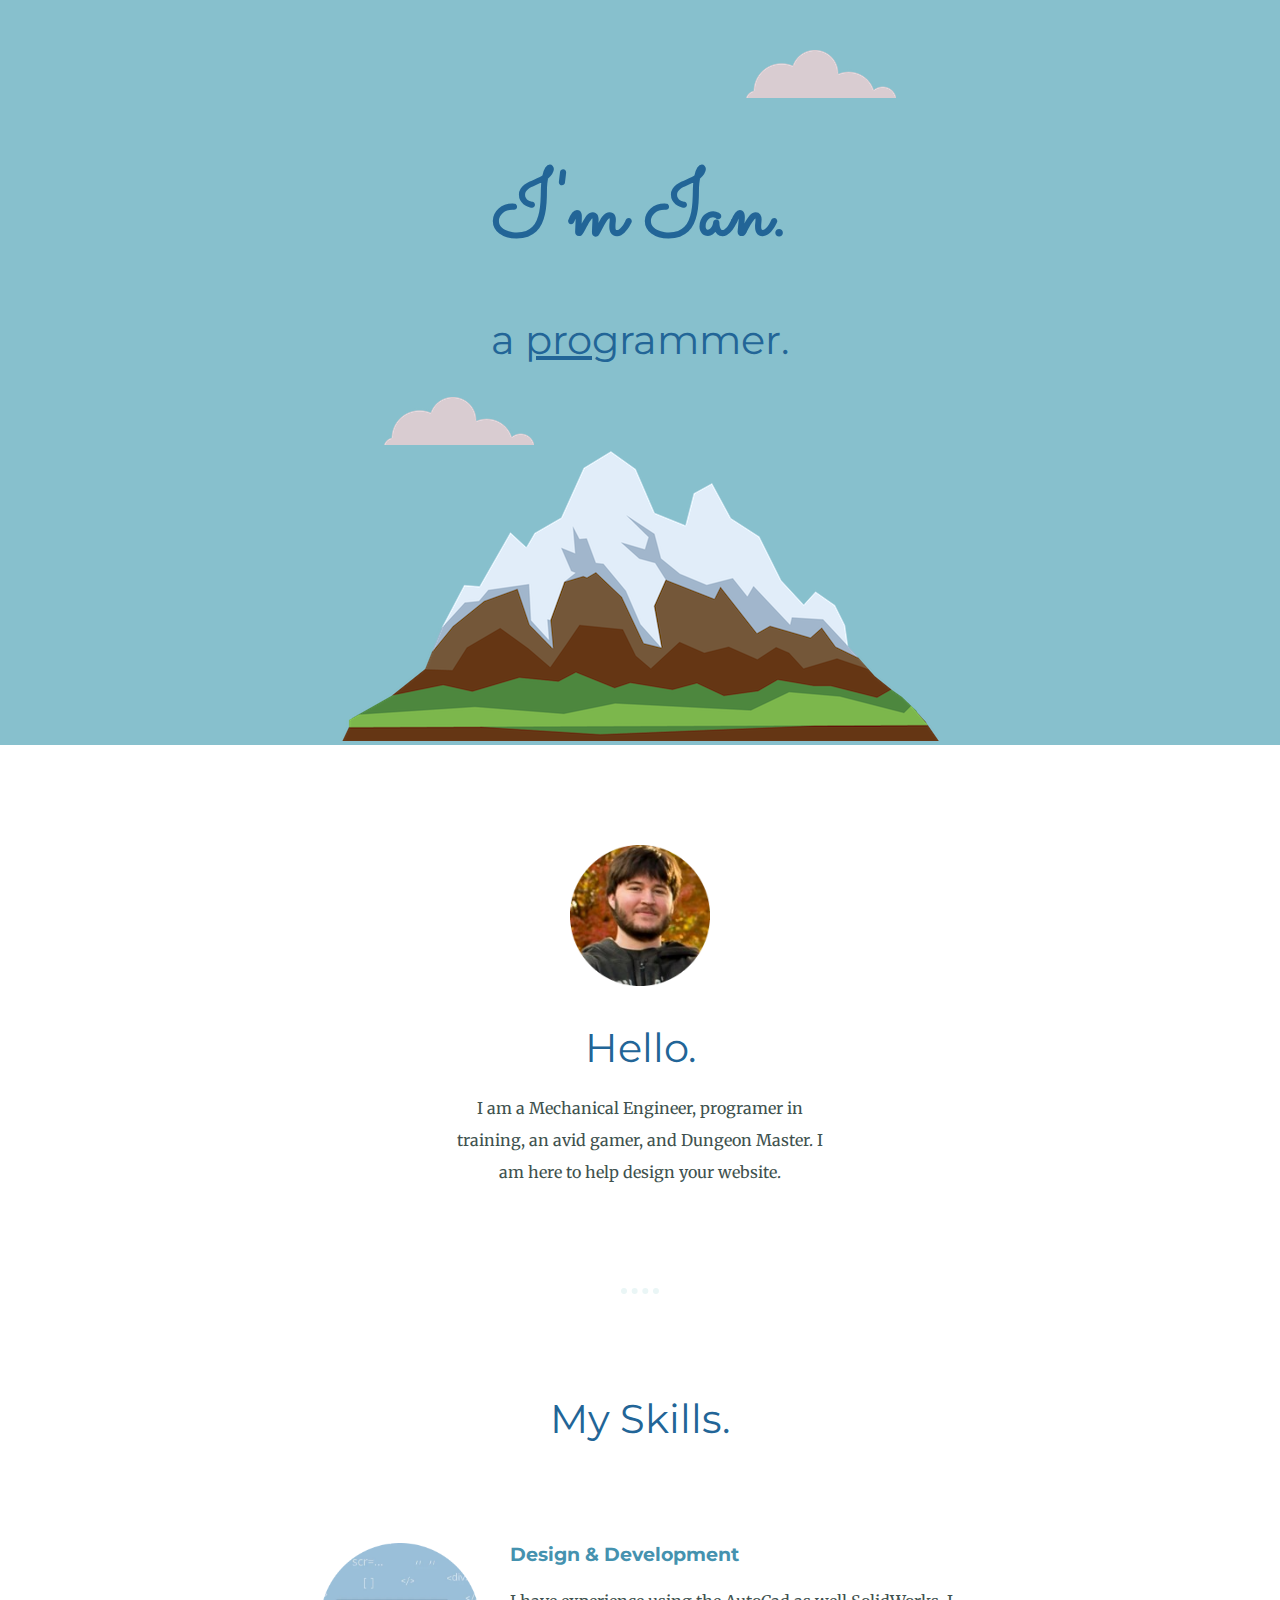
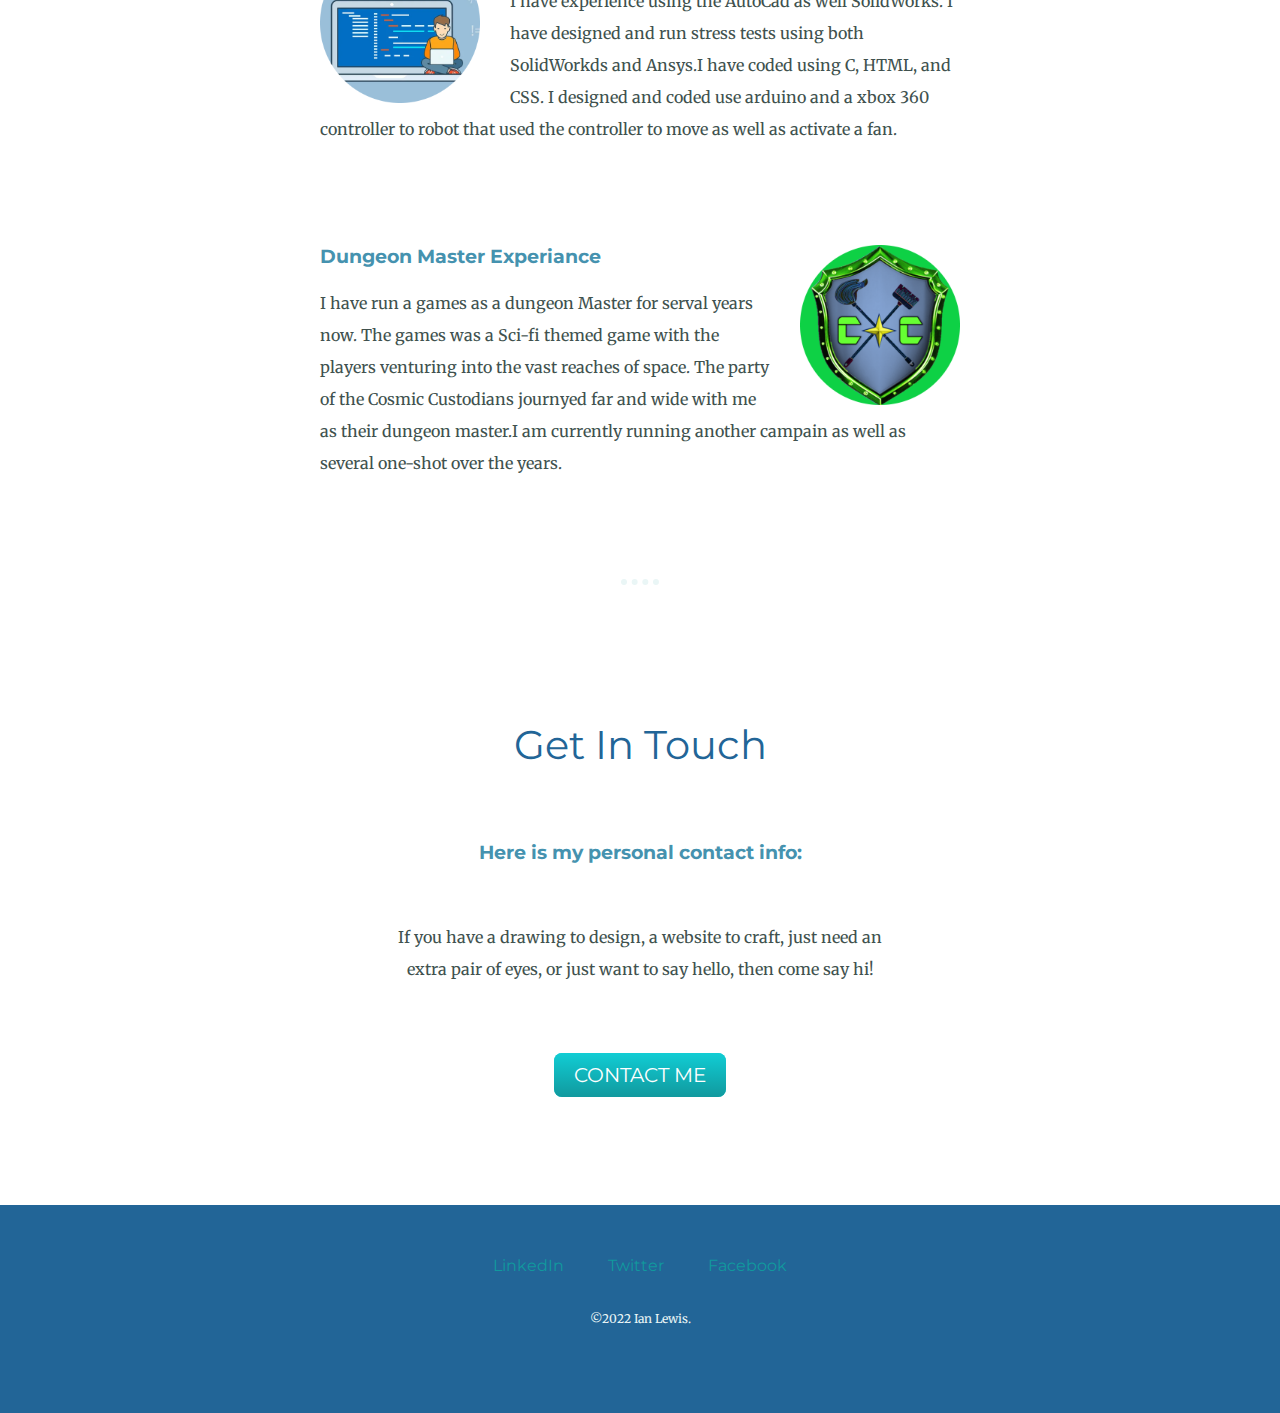
<file: index.html>
<!DOCTYPE html>
<html lang="en" dir="ltr">
  <head>
    <meta charset="utf-8">
    <title>Ian Lewis</title>
  <link rel="stylesheet" href="css/styles.css">
  <link rel="icon" href="favicon (1).ico">
  <link rel="preconnect" href="https://fonts.googleapis.com">
<link rel="preconnect" href="https://fonts.gstatic.com" crossorigin>
<link href="https://fonts.googleapis.com/css2?family=Merriweather&family=Montserrat&family=Sacramento&display=swap" rel="stylesheet">
  </head>
  <body>
    <div class="top-container">
      <img class="top-cloud" src="images/cloud.png" alt="cloud-img">
      <h1>I'm Ian.</h1>
      <h2>  a <span class="pro">pro</span>grammer.</h2>
      <img class="bottom-cloud" src="images/cloud.png" alt="cloud-img">
      <img src="images/mountain.png" alt="mountain-img">
    </div>
      <div class="middle-container">
        <div class="profile">
          <img class="profile-pic" src="images/Ian-modified.png" alt="profile-img">
          <h2>Hello.</h2>
          <p class="intro">I am a Mechanical Engineer, programer in training, an avid gamer, and Dungeon Master. I am here to help design your website.</p>
        </div>
        <hr>
        <div class="skills">
          <h2>My Skills.</h2>
          <div class="skill-row">
            <img class="design-software" src="images/coding-img-modified.png" alt="AutoCad-logo">
            <h3>Design & Development</h3>
            <p>I have experience using the AutoCad as well SolidWorks. I have designed and run stress tests using both SolidWorkds and Ansys.I have coded using C, HTML, and CSS. I designed and coded use arduino and a xbox 360 controller to robot that used the controller to move as well as activate a fan.</p>
          </div>
          <div class="skill-row">
            <img class="coding" src="images/Cosmic_Custodians.png" alt="D&D-img">
            <h3>Dungeon Master Experiance</h3>
            <p>I have run a games as a dungeon Master for serval years now. The games was a Sci-fi themed game with the players venturing into the vast reaches of space. The party of the Cosmic Custodians journyed far and wide with me as their dungeon master.I am currently running another campain as well as several one-shot over the years.</p>
          </div>
        </div>
        <hr>
        <div class="contact-me">
          <h2>Get In Touch</h2>
          <h3>Here is my personal contact info:</h3>
          <p class="contact-text">If you have a drawing to design, a website to craft, just need an extra pair of eyes, or just want to say hello, then come say hi!  </p>
          <a class="btn" href="ian.s.lewis26@gmail.com">CONTACT ME</a>
        </div>
      </div>


      <div class="bottom-container">
        <a class="footer-link" href="https://www.linkedin.com/in/ian-lewis-75a503142/">LinkedIn</a>
        <a class="footer-link" href="https://twitter.com/garrus_2">Twitter</a>
        <a class="footer-link" href="https://www.facebook.com/ian.lewis.9404">Facebook</a>
        <p class="copy-right">©2022 Ian Lewis.</p>
      </div>
  </body>
</html>
</file>
<file: css/styles.css>
body {
  margin: 0;
  text-align: center;
  font-family: 'Merriweather', serif;
}

h1 {
  margin: 50px auto 0 auto;
  font-family: 'Sacramento', cursive;
  font-size: 5.625rem;
  color: #226597;
}

h2 {
  font-family: 'Montserrat', sans-serif;
  font-size: 2.5rem;
  color: #226597;
  font-weight: normal;
  margin-bottom: 20px;
}

h3 {
  font-family: 'Montserrat', sans-serif;
  color: #4592AF;
}

a {
  color: #11999E;
  font-family: 'Montserrat', sans-serif;
  margin: 10px 20px;
  text-decoration: none;
}
a:hover{
  color: #EAF6F6;
}
hr {
  border-style: dotted none none;
  border-color: #EAF6F6;
  width: 3%;
  border-width: 6px;
  margin: 100px auto;
}

p {
  color: #40514E;
  line-height: 2;
}

.top-container {
  background-color: #87C0CD;
  position: relative;
  padding-top: 100px;
}

.bottom-cloud {
  position: absolute;
  left: 30%;
  bottom: 300px;
}

.top-cloud {
  position: absolute;
  right: 30%;
  top: 50px;
}

.intro {
  width: 30%;
  margin: auto;
}

.middle-container {
  margin: 100px 0;
}

.contact-me {
  line-height: 3;
}

.bottom-container {
  background-color: #226597;
  padding: 50px;
  margin-top: 50px;
}

.pro {
  text-decoration: underline;
}

.profile-pic {
  width: 11%;
}

.skill-row {
  margin: 100px auto;
  width: 50%;
  text-align: left;

}

.design-software {
  width: 25%;
  float: left;
  margin-right: 30px;
}

.coding {
  width: 25%;
  float: right;
  margin-left: 30px;
}

.copy-right {
  color: #EAF6F6;
  font-size: .75rem;
  padding: 20px 20px;
}
.contact-text{
  width: 40%;
  margin: 40px auto 60px;
}

.btn {
  background: #11cdd4;
  background-image: -webkit-linear-gradient(top, #11cdd4, #11999e);
  background-image: -moz-linear-gradient(top, #11cdd4, #11999e);
  background-image: -ms-linear-gradient(top, #11cdd4, #11999e);
  background-image: -o-linear-gradient(top, #11cdd4, #11999e);
  background-image: linear-gradient(to bottom, #11cdd4, #11999e);
  -webkit-border-radius: 8;
  -moz-border-radius: 8;
  border-radius: 8px;
  font-family: 'Montserrat', sans-serif;
  color: #ffffff;
  font-size: 20px;
  padding: 10px 20px 10px 20px;
  text-decoration: none;
}

.btn:hover {
  background: #3cb0fd;
  background-image: -webkit-linear-gradient(top, #30e3cb, #2bc4ad);
  background-image: -moz-linear-gradient(top, #30e3cb, #2bc4ad);
  background-image: -ms-linear-gradient(top, #30e3cb, #2bc4ad);
  background-image: -o-linear-gradient(top, #30e3cb, #2bc4ad);
  background-image: linear-gradient(to bottom, #30e3cb, #2bc4ad);
  text-decoration: none;
}
</file>
